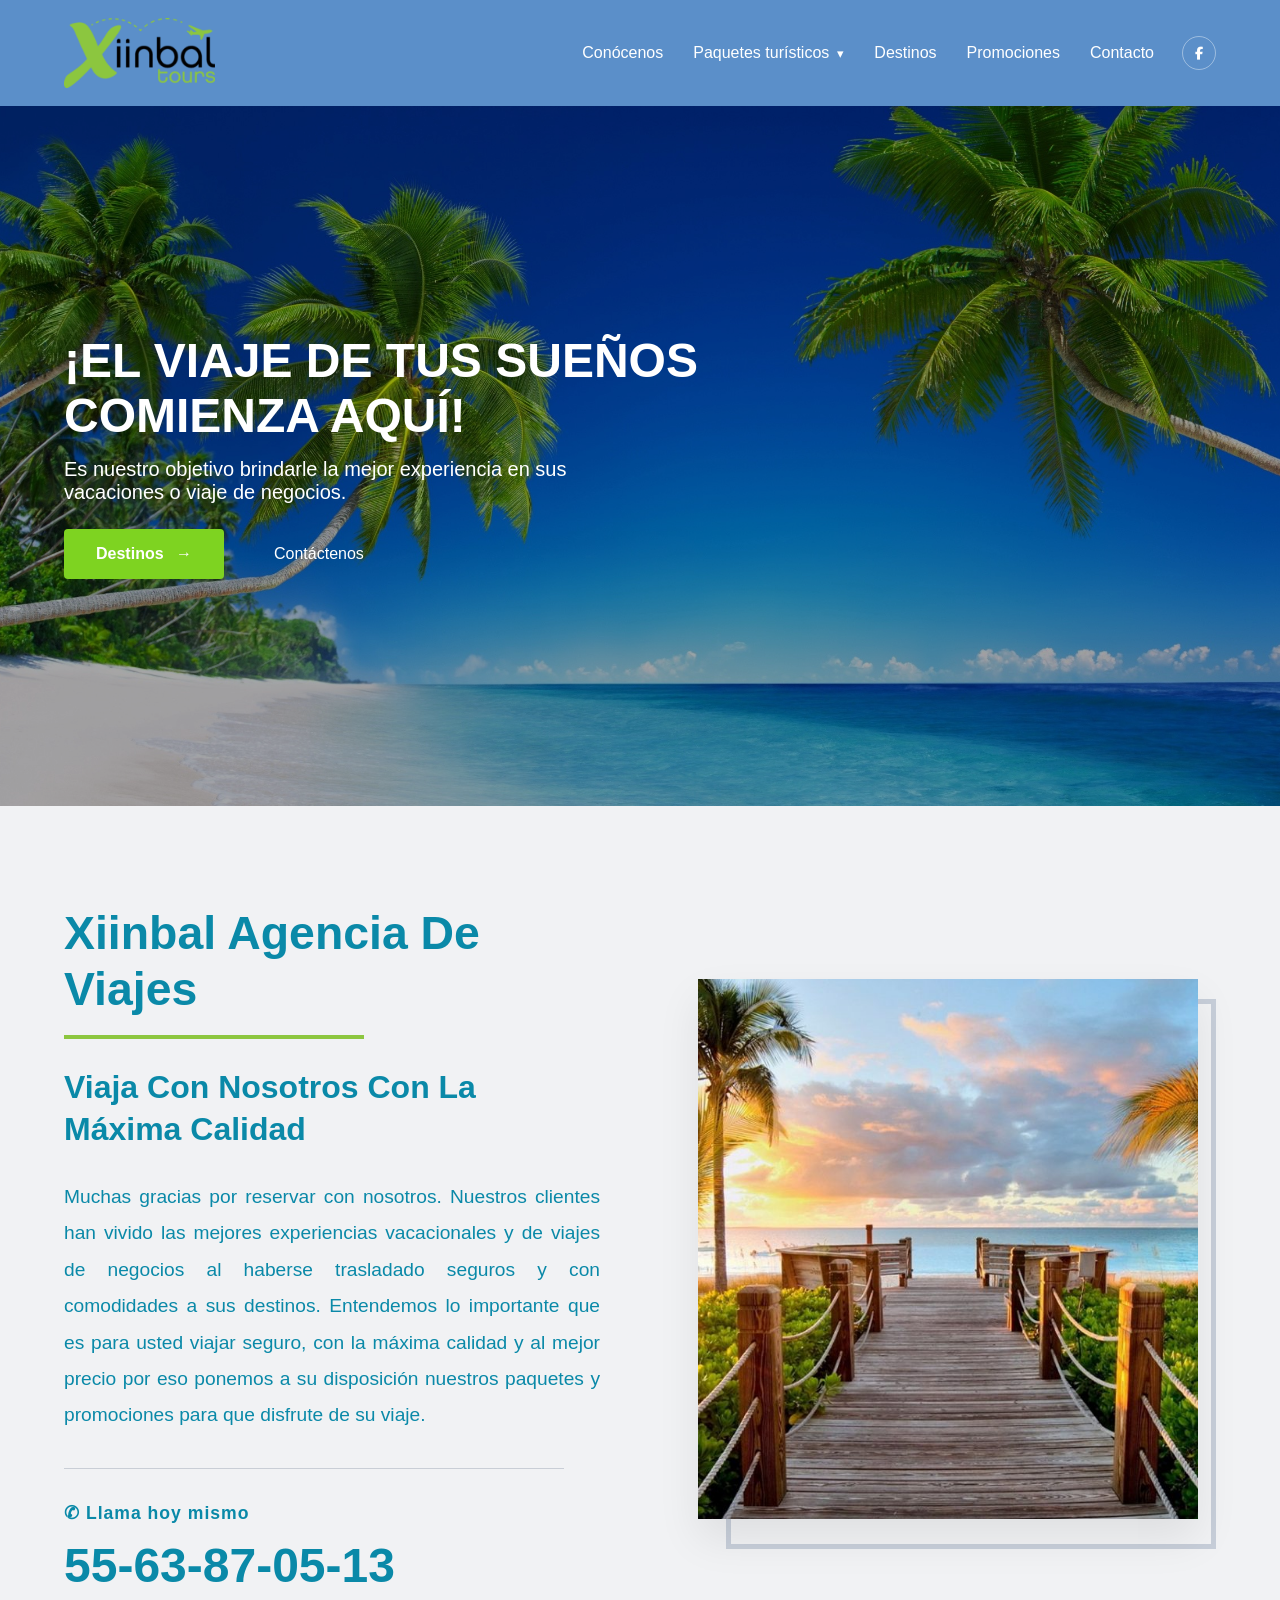
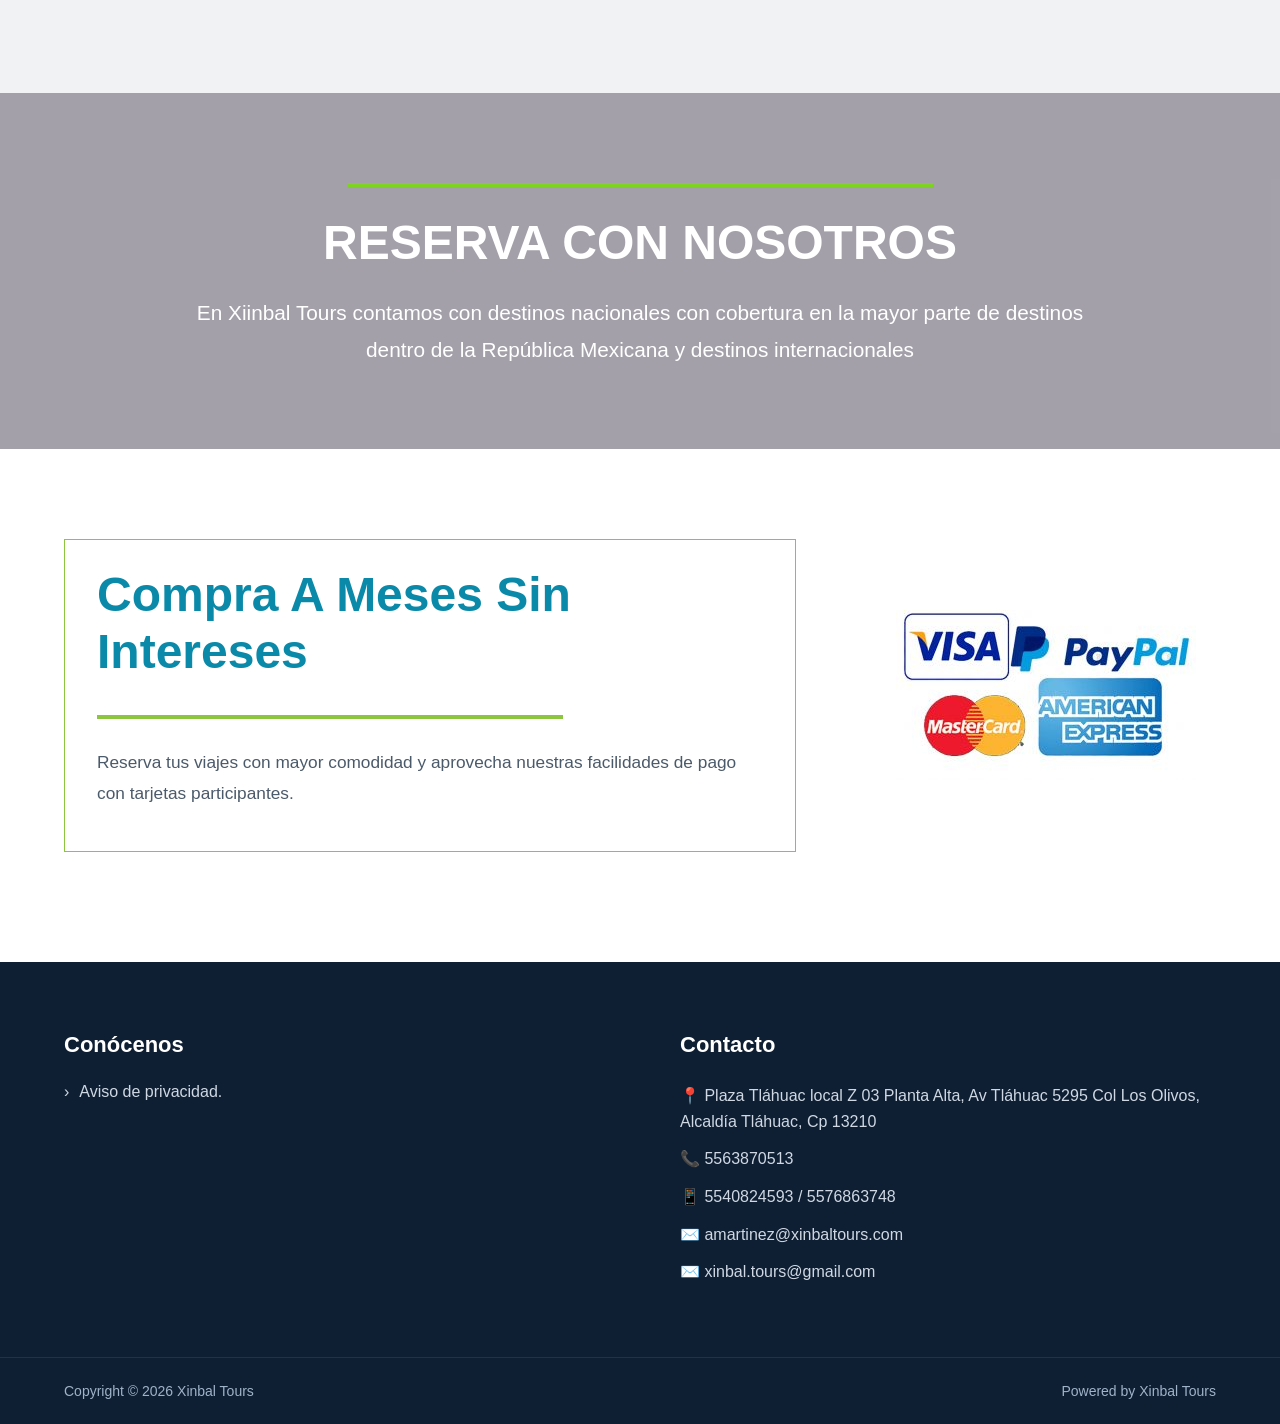
<file: index.html>
<!DOCTYPE html>
<html lang="es">

<head>
    <meta charset="UTF-8" />
    <meta name="viewport" content="width=device-width, initial-scale=1.0" />
    <title>Xiinbal Tours</title>
    <link rel="stylesheet" href="css/styles.css" />
</head>

<body>

    <!-- ENCABEZADO -->
    <div id="header"></div>

    <!-- PORTADA / HERO -->
    <section class="hero" style="background-image: url('assets/img/fondo.jpg');">
        <div class="hero-overlay">
            <div class="container hero-content">
                <h1>
                    ¡EL VIAJE DE TUS SUEÑOS COMIENZA AQUÍ!</h1>
                <p>Es nuestro objetivo brindarle la mejor experiencia en sus vacaciones o viaje de negocios.

                </p>
                <div class="hero-buttons">
                    <a href="views/destinos.html" class="btn btn-primary">
                        Destinos <span class="arrow">→</span>
                    </a>

                    <a href="views/contacto.html" class="btn btn-secondary">
                        Contáctenos
                    </a>
                </div>
            </div>
        </div>
    </section>

    <section class="about-section" id="conocenos">
        <div class="container about-container">

            <div class="about-text">
                <h2>Xiinbal Agencia De Viajes</h2>
                <div class="about-line"></div>

                <h3>Viaja Con Nosotros Con La Máxima Calidad</h3>

                <p style="text-align: justify;">
                    Muchas gracias por reservar con nosotros. Nuestros clientes han vivido las mejores
                    experiencias vacacionales y de viajes de negocios al haberse trasladado seguros
                    y con comodidades a sus destinos. Entendemos lo importante que es para usted
                    viajar seguro, con la máxima calidad y al mejor precio por eso ponemos a su
                    disposición nuestros paquetes y promociones para que disfrute de su viaje.
                </p>

                <div class="about-divider"></div>

                <div class="about-contact">
                    <span class="about-contact-label">✆ Llama hoy mismo</span>
                    <a href="tel:5563870513" class="about-phone">55-63-87-05-13</a>
                </div>
            </div>

            <div class="about-image-wrapper">
                <div class="about-image-frame"></div>
                <img src="assets/img/playa.jpg" alt="Destino Xinbal Tours" class="about-image">
            </div>

        </div>
    </section>

    <section class="reservation-banner" style="background-image: url('assets/img/horizonte.jpg');">
        <div class="reservation-banner-overlay">
            <div class="container reservation-banner-content">
                <div class="reservation-line"></div>
                <h2>RESERVA CON NOSOTROS</h2>
                <p>
                    En Xiinbal Tours contamos con destinos nacionales con cobertura en la mayor parte de
                    destinos dentro de la República Mexicana y destinos internacionales
                </p>
            </div>
        </div>
    </section>

    <section class="payment-section">
        <div class="container payment-container">

            <div class="payment-info">
                <h2>Compra A Meses Sin Intereses</h2>
                <div class="payment-line"></div>

                <p>
                    Reserva tus viajes con mayor comodidad y aprovecha nuestras facilidades de pago
                    con tarjetas participantes.
                </p>
            </div>

            <div class="payment-methods">
                <img src="assets/img/pagos.jpg" alt="Métodos de pago Xinbal Tours">
            </div>

        </div>
    </section>

    <div id="footer"></div>

    <script src="js/partials.js"></script>
    <script src="js/menu.js"></script>
    <script src="js/main.js"></script>
</body>

</html>
</file>
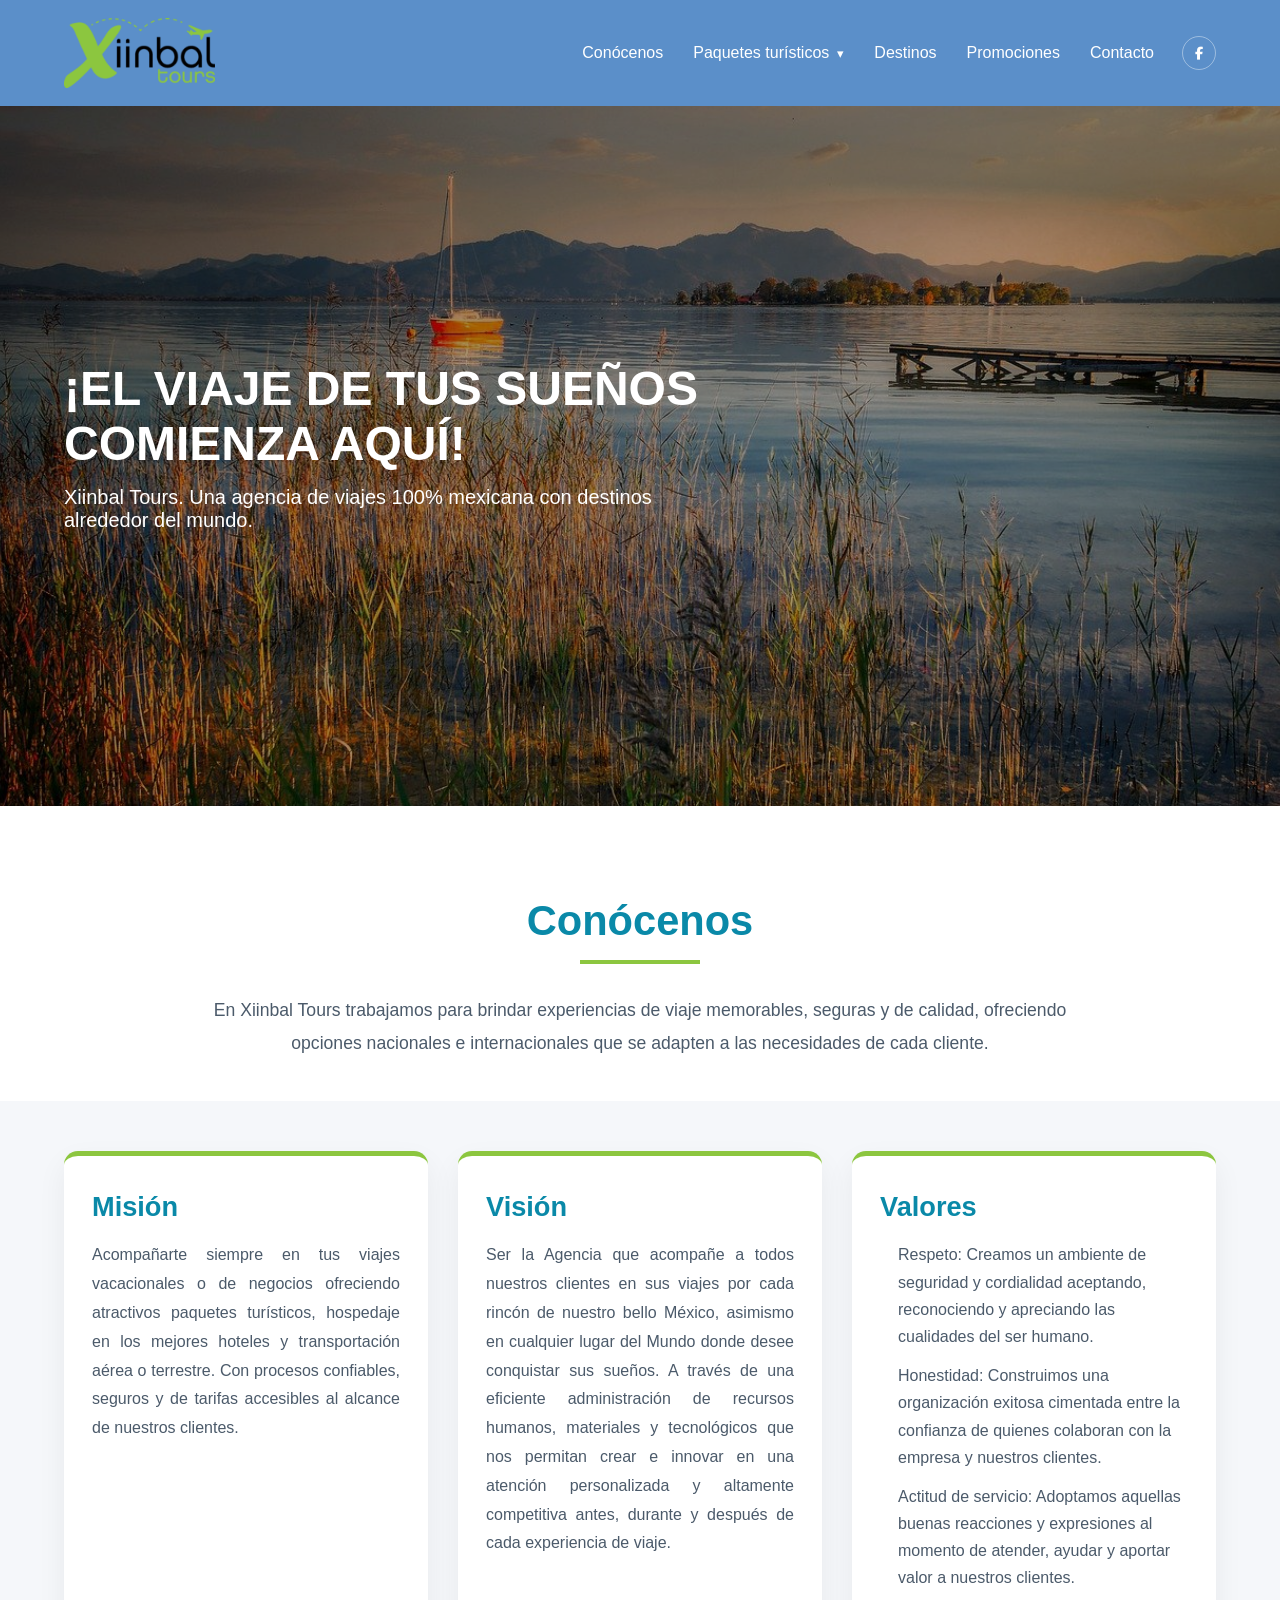
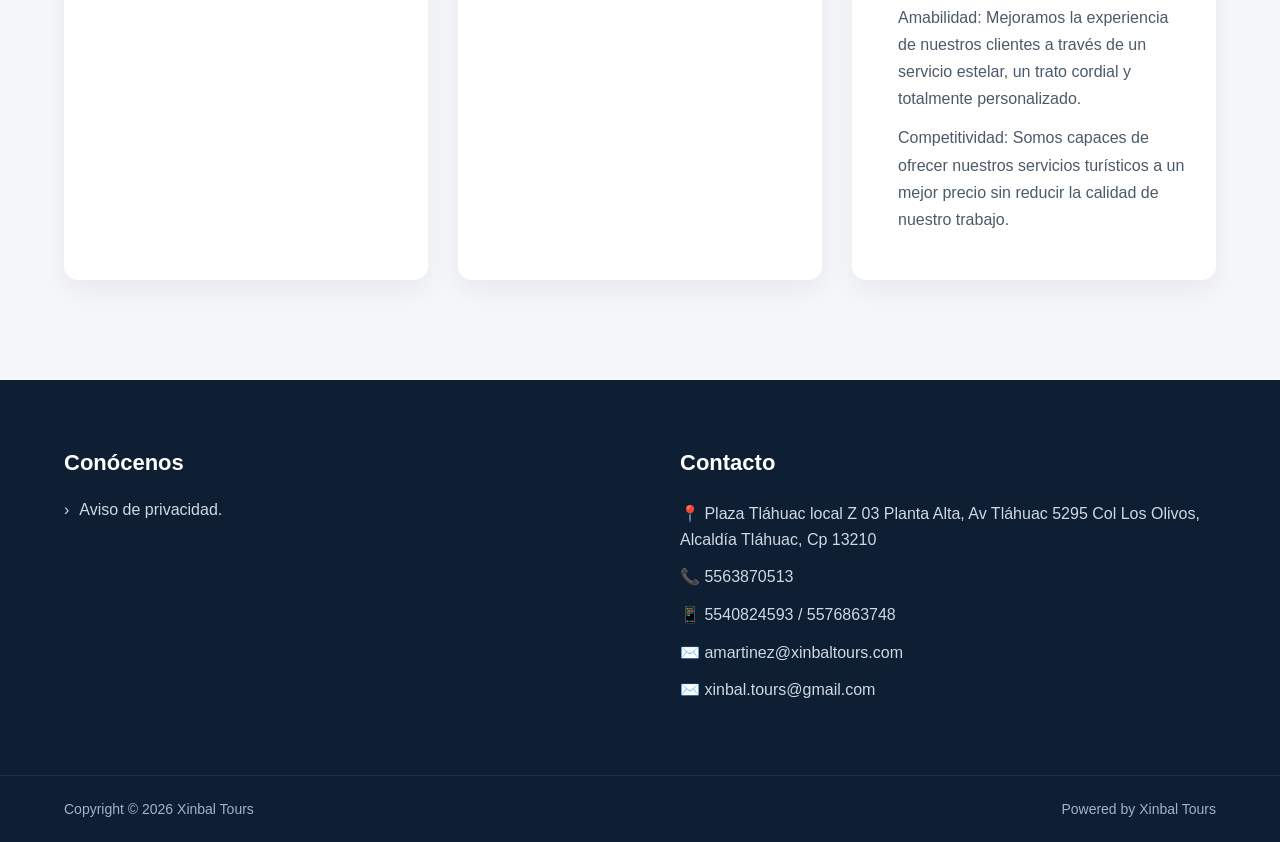
<file: views/conocenos.html>
<!DOCTYPE html>
<html lang="es">

<head>
    <meta charset="UTF-8" />
    <meta name="viewport" content="width=device-width, initial-scale=1.0" />
    <title>Conócenos | Xiinbal Tours</title>
    <link rel="stylesheet" href="../css/styles.css" />
</head>

<body>

    <div id="header"></div>

    <!-- PORTADA / HERO -->
    <section class="hero" style="background-image:url('../assets/img/lago.jpg')">
        <div class="hero-overlay">
            <div class="container hero-content">
                <h1>
                    ¡EL VIAJE DE TUS SUEÑOS COMIENZA AQUÍ!</h1>
                <p>Xiinbal Tours. Una agencia de viajes 100% mexicana con destinos alrededor del mundo.
                </p>

            </div>
        </div>
    </section>

    <section class="about-section company-intro">
        <div class="container">
            <div class="section-heading">
                <h2>Conócenos</h2>
                <div class="section-line"></div>
            </div>

            <p class="company-intro-text">
                En Xiinbal Tours trabajamos para brindar experiencias de viaje memorables,
                seguras y de calidad, ofreciendo opciones nacionales e internacionales
                que se adapten a las necesidades de cada cliente.
            </p>
        </div>
    </section>

    <section class="identity-section">
        <div class="container identity-grid">

            <article class="identity-card">
                <h3>Misión</h3>
                <p>
                    Acompañarte siempre en tus viajes vacacionales o de negocios ofreciendo atractivos paquetes
                    turísticos, hospedaje en los mejores hoteles y transportación aérea o terrestre. Con procesos
                    confiables, seguros y de tarifas accesibles al alcance de nuestros clientes.
                </p>
            </article>

            <article class="identity-card">
                <h3>Visión</h3>
                <p>
                    Ser la Agencia que acompañe a todos nuestros clientes en sus viajes por cada rincón de nuestro bello
                    México, asimismo en cualquier lugar del Mundo donde desee conquistar sus sueños. A través de una
                    eficiente administración de recursos humanos, materiales y tecnológicos que nos permitan crear e
                    innovar en una atención personalizada y altamente competitiva antes, durante y después de cada
                    experiencia de viaje.
                </p>
            </article>

            <article class="identity-card">
                <h3>Valores</h3>
                <ul class="values-list">
                    <li>Respeto: Creamos un ambiente de seguridad y cordialidad aceptando, reconociendo y apreciando las
                        cualidades del ser humano.</li>
                    <li>Honestidad: Construimos una organización exitosa cimentada entre la confianza de quienes
                        colaboran con la empresa y nuestros clientes.</li>
                    <li>Actitud de servicio: Adoptamos aquellas buenas reacciones y expresiones al momento de atender,
                        ayudar y aportar valor a nuestros clientes.</li>
                    <li>Amabilidad: Mejoramos la experiencia de nuestros clientes a través de un servicio estelar, un
                        trato cordial y totalmente personalizado.</li>
                    <li>Competitividad: Somos capaces de ofrecer nuestros servicios turísticos a un mejor precio sin
                        reducir la calidad de nuestro trabajo.</li>
                </ul>
            </article>

        </div>
    </section>

    <div id="footer"></div>

    <script src="../js/partials.js"></script>
    <script src="../js/main.js"></script>
    <script src="../js/menu.js"></script>
</body>

</html>
</file>
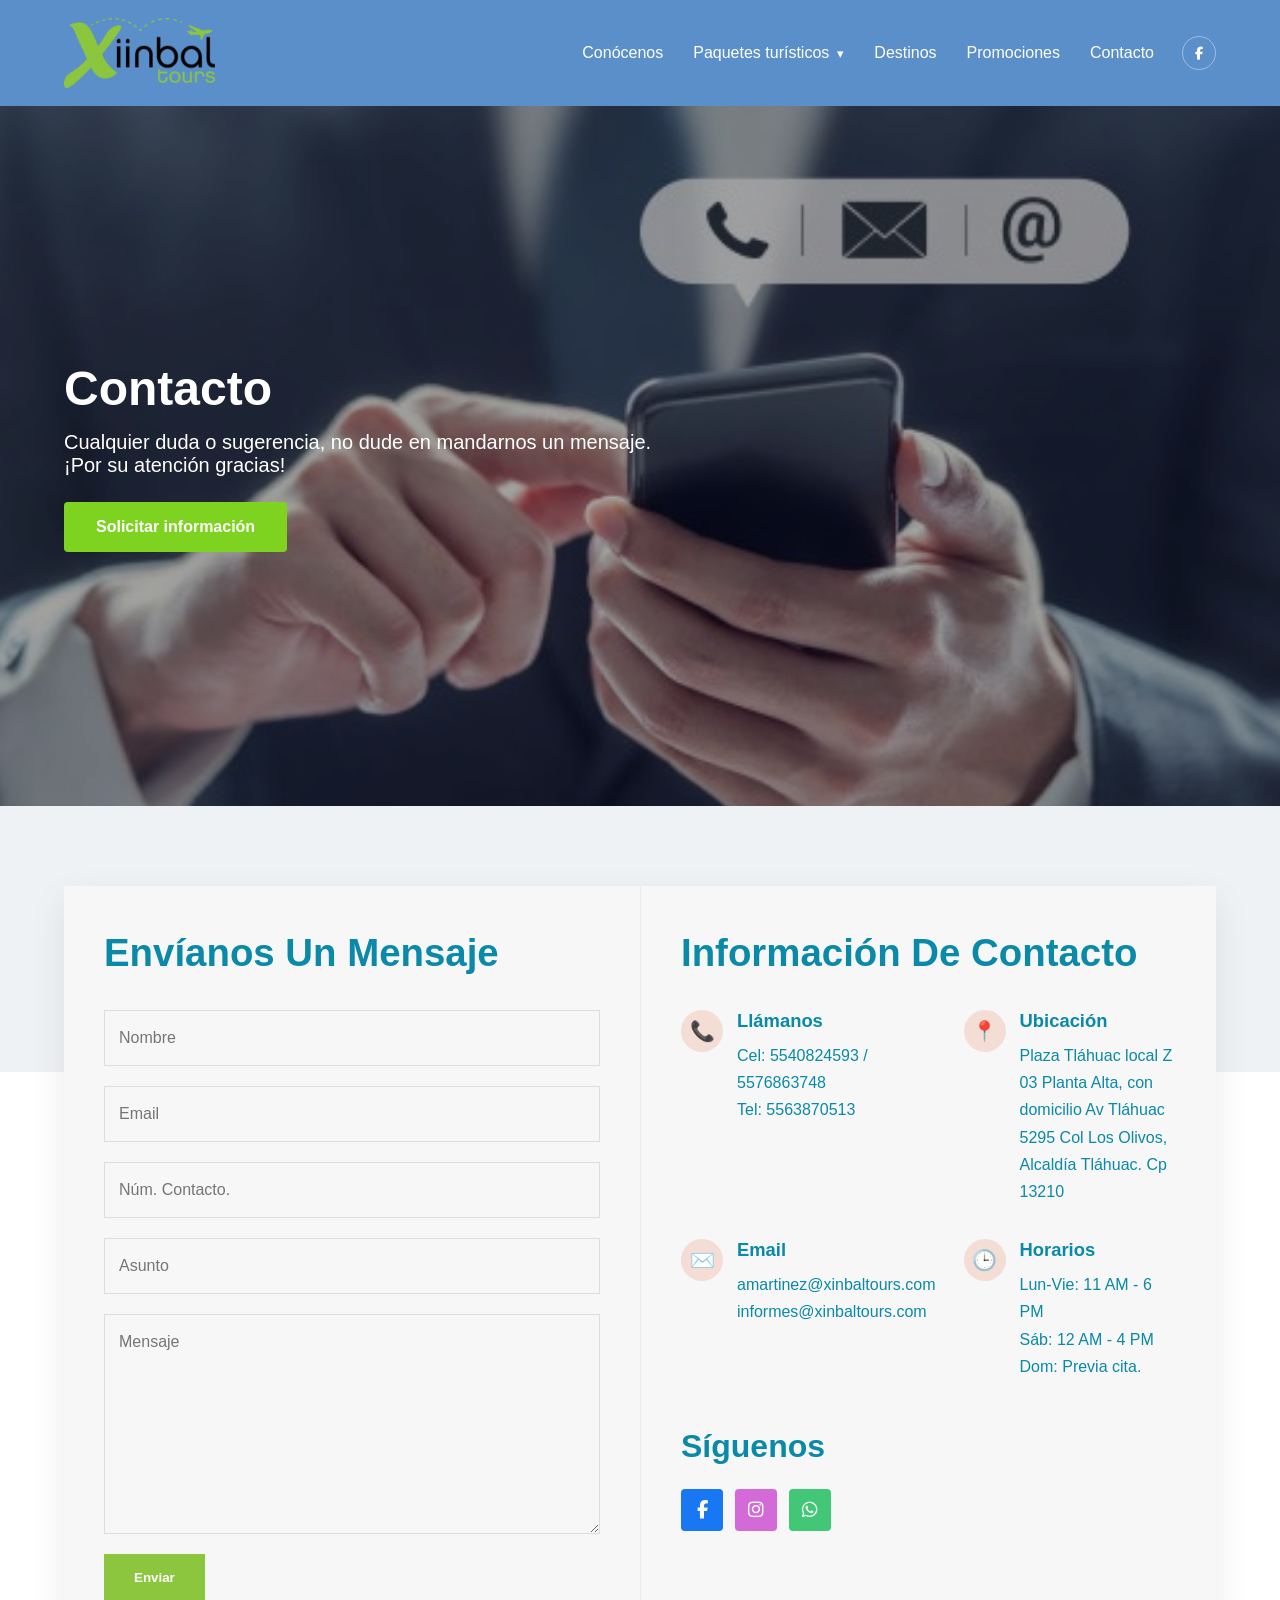
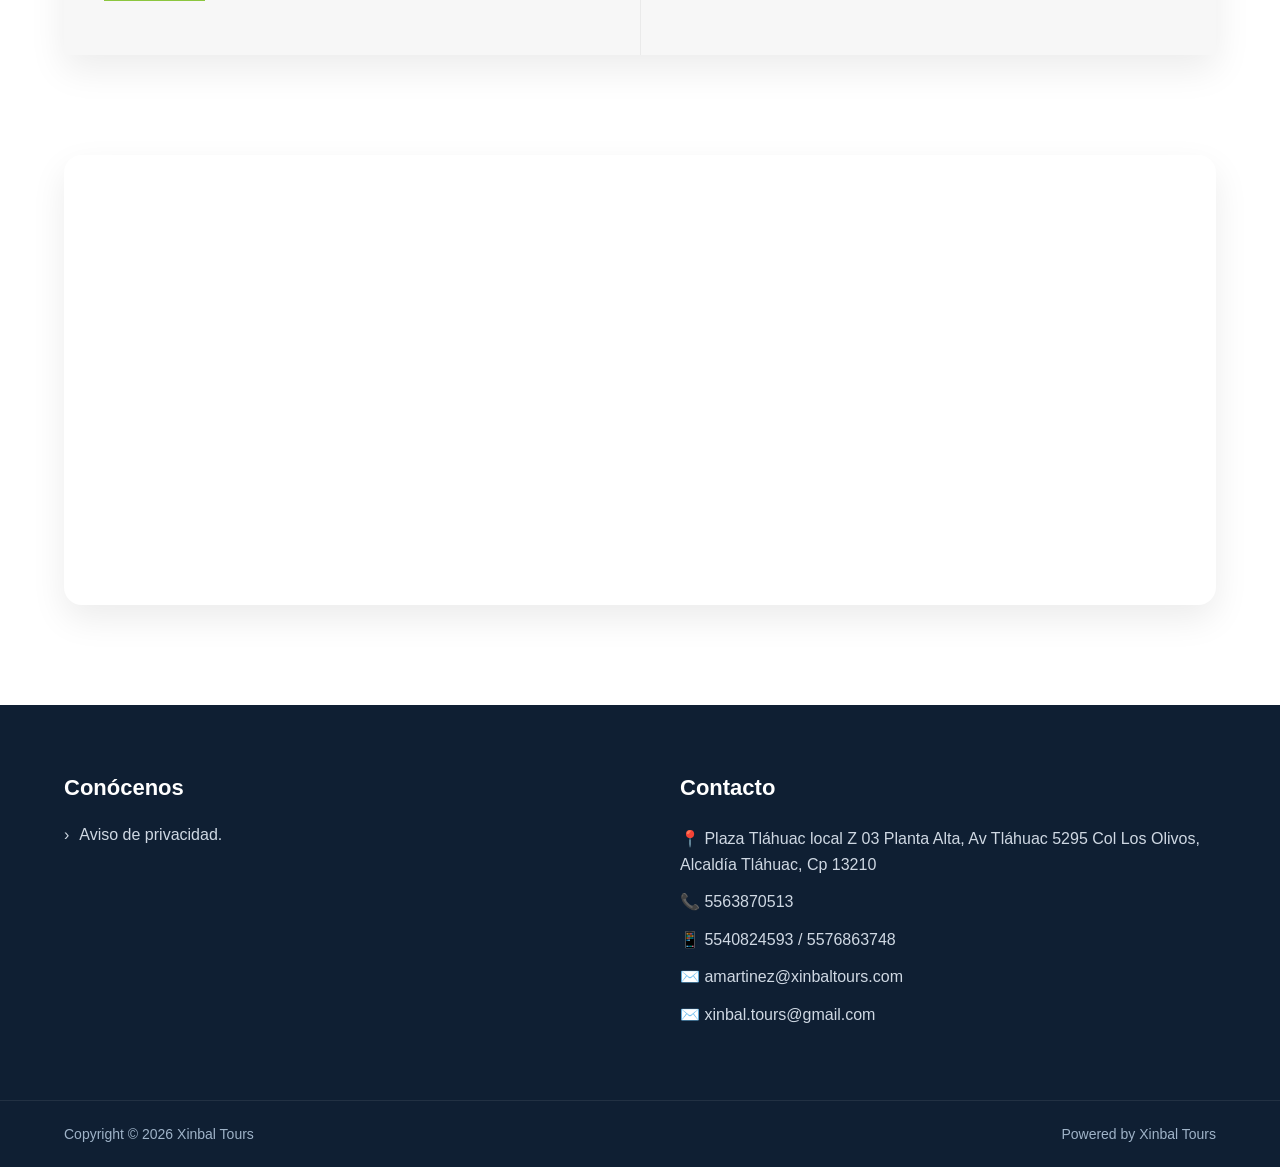
<file: views/contacto.html>
<!DOCTYPE html>
<html lang="es">

<head>
    <meta charset="UTF-8" />
    <meta name="viewport" content="width=device-width, initial-scale=1.0" />
    <title>Contacto | Xiinbal Tours</title>
    <link rel="stylesheet" href="../css/styles.css" />
</head>

<body>

    <div id="header"></div>

    <main>
        <section class="hero" style="background-image: url('../assets/img/contact.jpg');">
            <div class="hero-overlay">
                <div class="container hero-content">
                    <h1>Contacto</h1>
                    <p>Cualquier duda o sugerencia, no dude en mandarnos un mensaje.

                        ¡Por su atención gracias!</p>

                    <div class="hero-buttons">
                        <a href="#contact-section" class="btn btn-primary">
                            Solicitar información
                        </a>
                    </div>
                </div>
            </div>
        </section>

        <section class="contact-section" id="contact-section">
            <div class="container contact-wrapper">

                <div class="contact-form-card">
                    <h2>Envíanos Un Mensaje</h2>

                    <form class="contact-form">
                        <input type="text" placeholder="Nombre" />
                        <input type="email" placeholder="Email" />
                        <input type="text" placeholder="Núm. Contacto." />
                        <input type="text" placeholder="Asunto" />
                        <textarea placeholder="Mensaje"></textarea>

                        <button type="submit" class="contact-submit-btn">Enviar</button>
                    </form>
                </div>

                <div class="contact-info-card">
                    <h2>Información De Contacto</h2>

                    <div class="contact-info-grid">

                        <div class="contact-info-item">
                            <div class="contact-icon">📞</div>
                            <div>
                                <h3>Llámanos</h3>
                                <p>Cel: 5540824593 / 5576863748</p>
                                <p>Tel: 5563870513</p>
                            </div>
                        </div>

                        <div class="contact-info-item">
                            <div class="contact-icon">📍</div>
                            <div>
                                <h3>Ubicación</h3>
                                <p>
                                    Plaza Tláhuac local Z 03 Planta Alta,
                                    con domicilio Av Tláhuac 5295 Col Los Olivos,
                                    Alcaldía Tláhuac. Cp 13210
                                </p>
                            </div>
                        </div>

                        <div class="contact-info-item">
                            <div class="contact-icon">✉️</div>
                            <div>
                                <h3>Email</h3>
                                <p>amartinez@xinbaltours.com</p>
                                <p>informes@xinbaltours.com</p>
                            </div>
                        </div>

                        <div class="contact-info-item">
                            <div class="contact-icon">🕒</div>
                            <div>
                                <h3>Horarios</h3>
                                <p>Lun-Vie: 11 AM - 6 PM</p>
                                <p>Sáb: 12 AM - 4 PM</p>
                                <p>Dom: Previa cita.</p>
                            </div>
                        </div>

                    </div>

                    <div class="contact-social">
                        <h3>Síguenos</h3>

                        <div class="contact-social-links">
                            <a href="https://www.facebook.com/XiinbalTours/" target="_blank" class="social-box facebook" aria-label="Facebook">
                                <i class="fa-brands fa-facebook-f"></i>
                            </a>
                            <a href="https://www.instagram.com/viajesxiinbaltours/" target="_blank" class="social-box instagram" aria-label="Instagram">
                                <i class="fa-brands fa-instagram"></i>
                            </a>
                            <a href="#" target="_blank" class="social-box whatsapp" aria-label="WhatsApp">
                                <i class="fa-brands fa-whatsapp"></i>
                            </a>
                        </div>
                    </div>
                </div>

            </div>
        </section>

        <section class="contact-map-section">
            <div class="container">
               
                <div class="contact-map-wrapper">
                    <iframe
                        src="https://www.google.com/maps/embed?pb=!1m18!1m12!1m3!1d3765.4883977969694!2d-99.0618224!3d19.304602!2m3!1f0!2f0!3f0!3m2!1i1024!2i768!4f13.1!3m3!1m2!1s0x85ce032e426666ed%3A0x1b8ee89750566374!2sPlaza%20Tl%C3%A1huac!5e0!3m2!1ses-419!2smx!4v1773719760240!5m2!1ses-419!2smx"
                        allowfullscreen="" loading="lazy" referrerpolicy="no-referrer-when-downgrade">
                    </iframe>
                </div>
            </div>
        </section>

    </main>

    <div id="footer"></div>

    <script src="../js/partials.js"></script>
    <script src="../js/main.js"></script>
    <script src="../js/menu.js"></script>
</body>

</html>
</file>
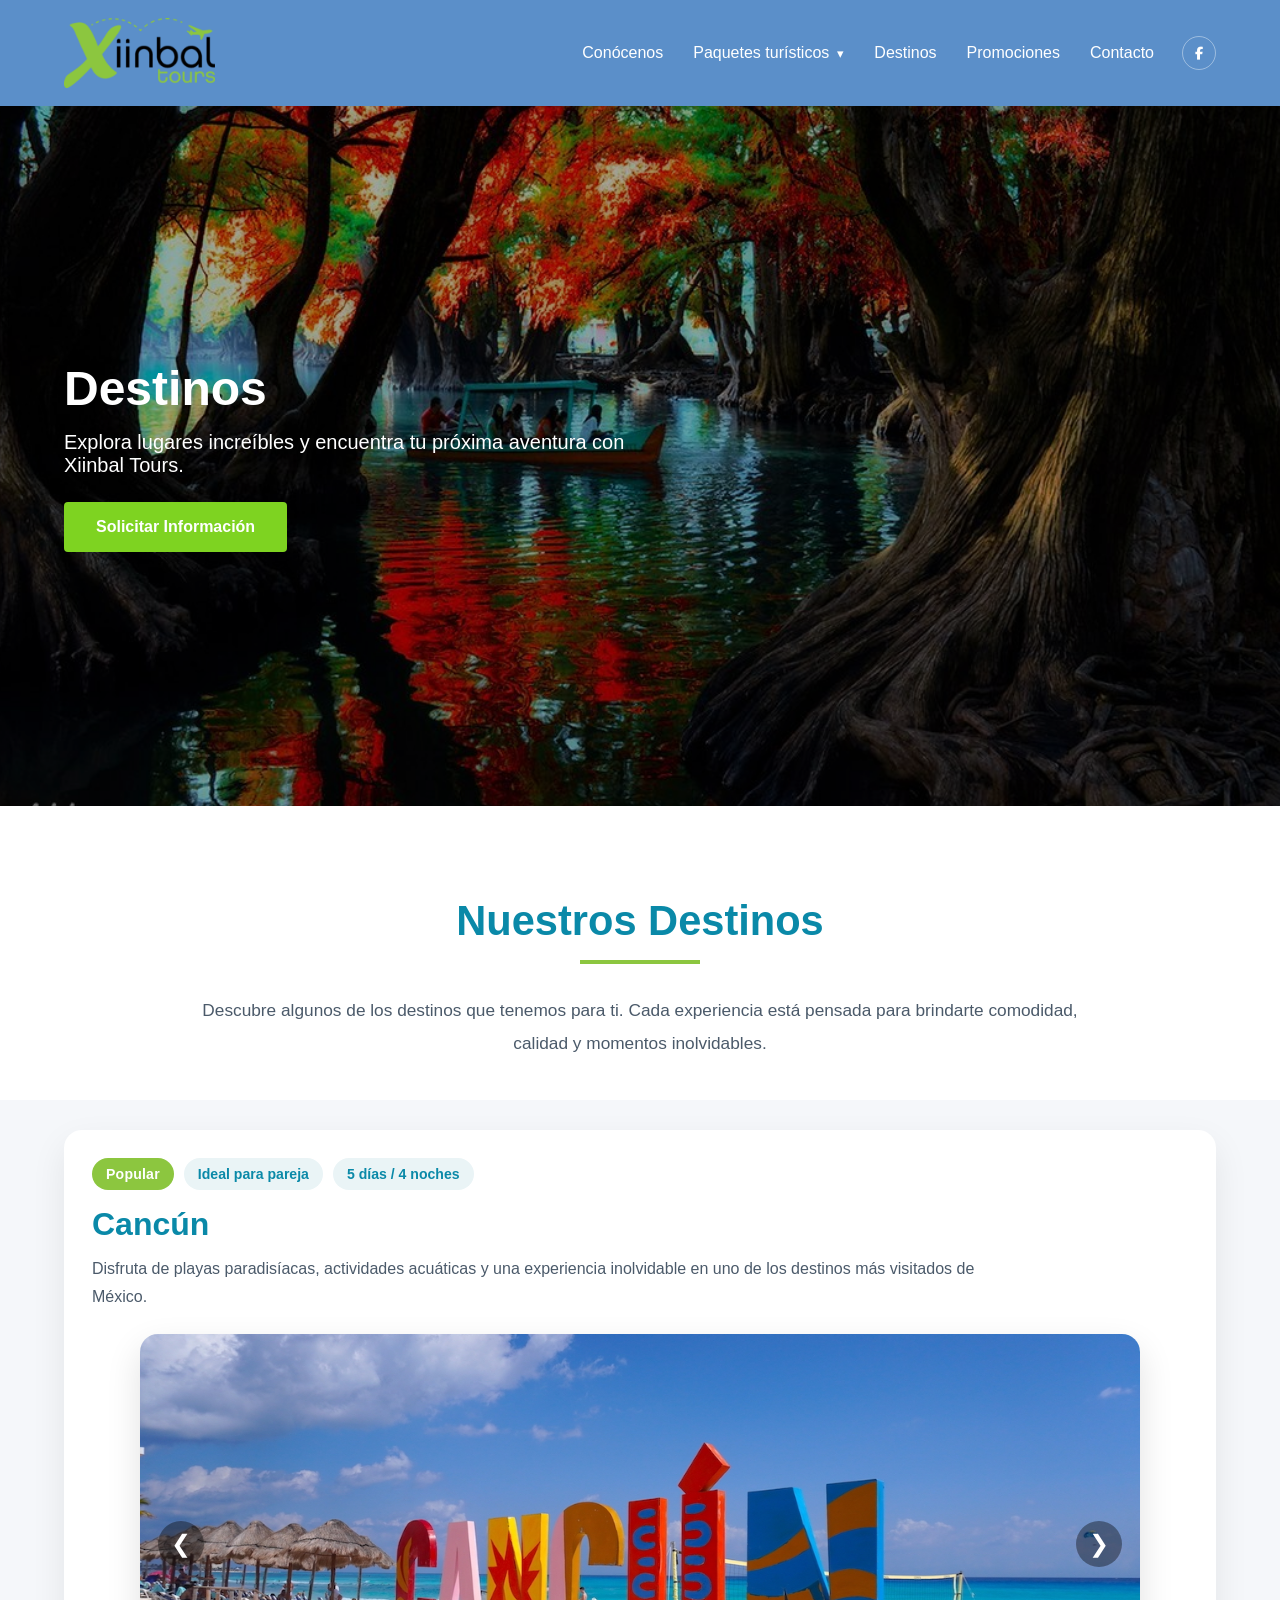
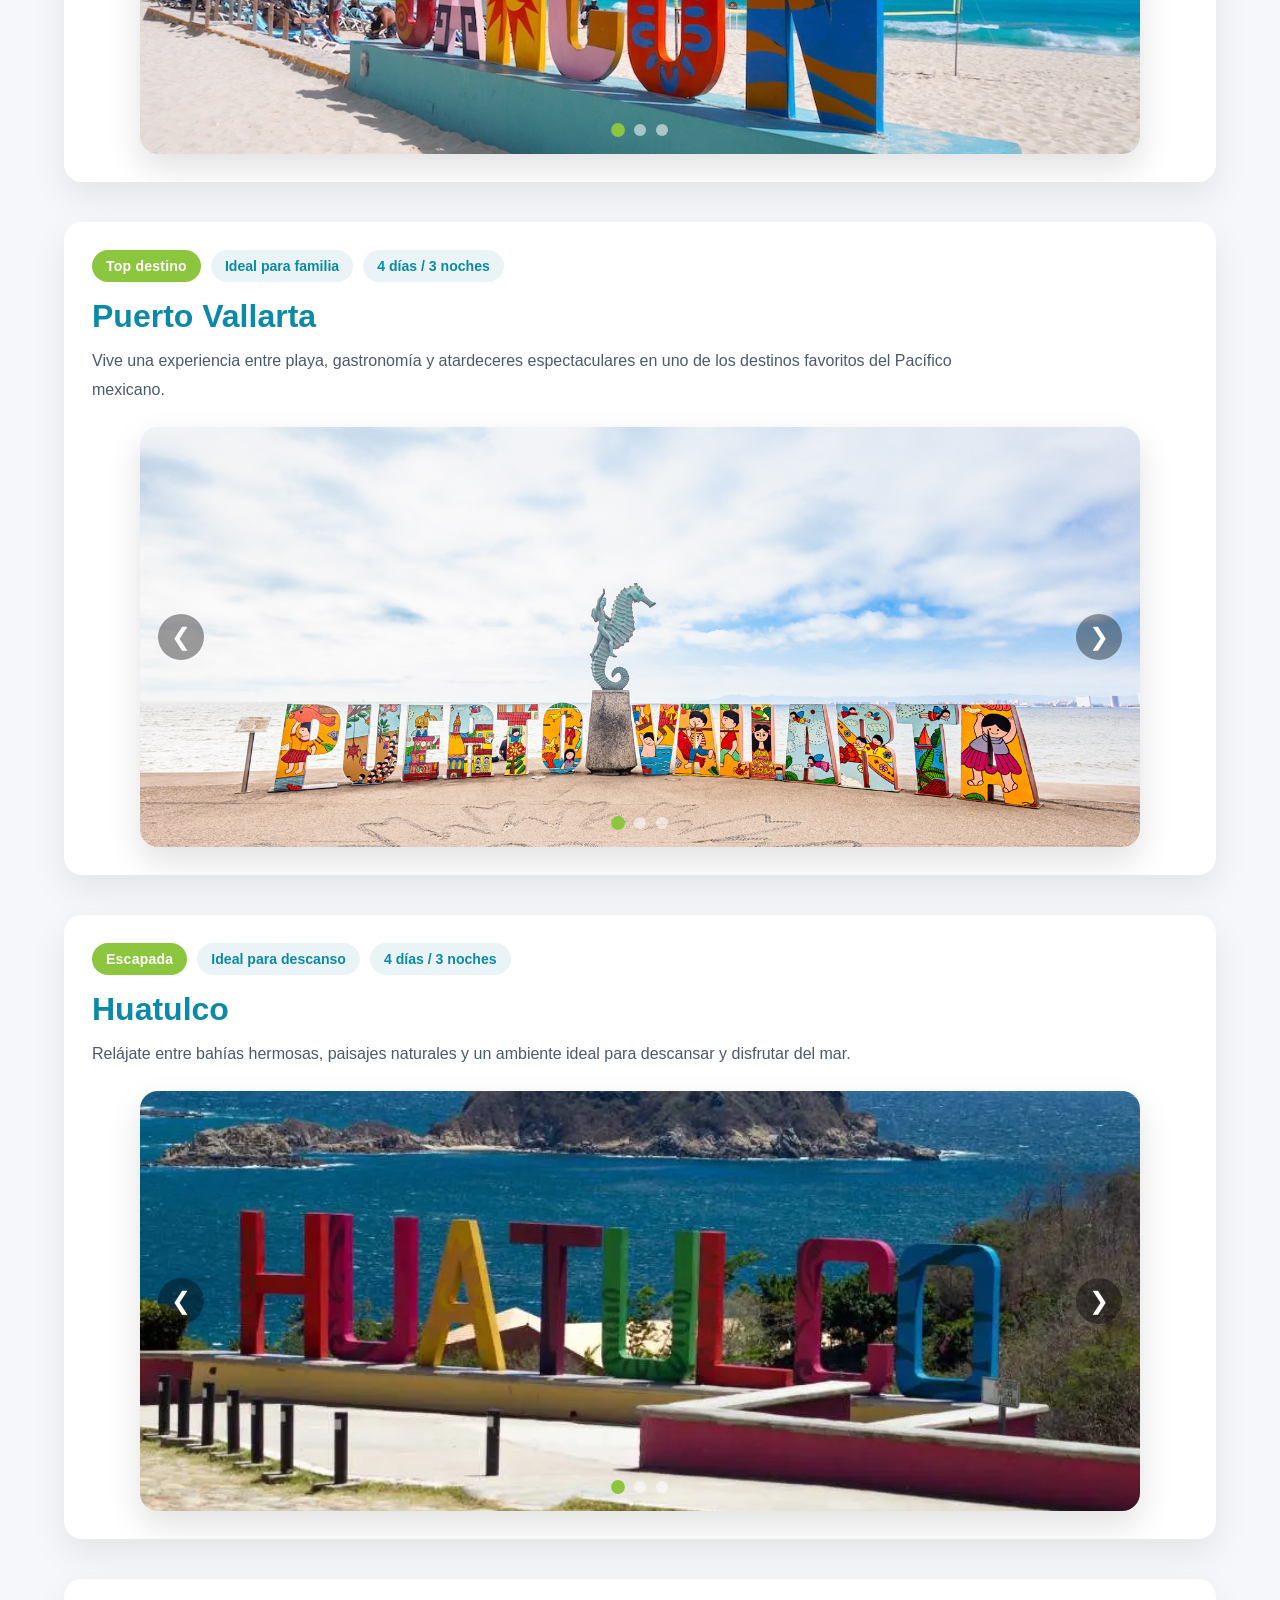
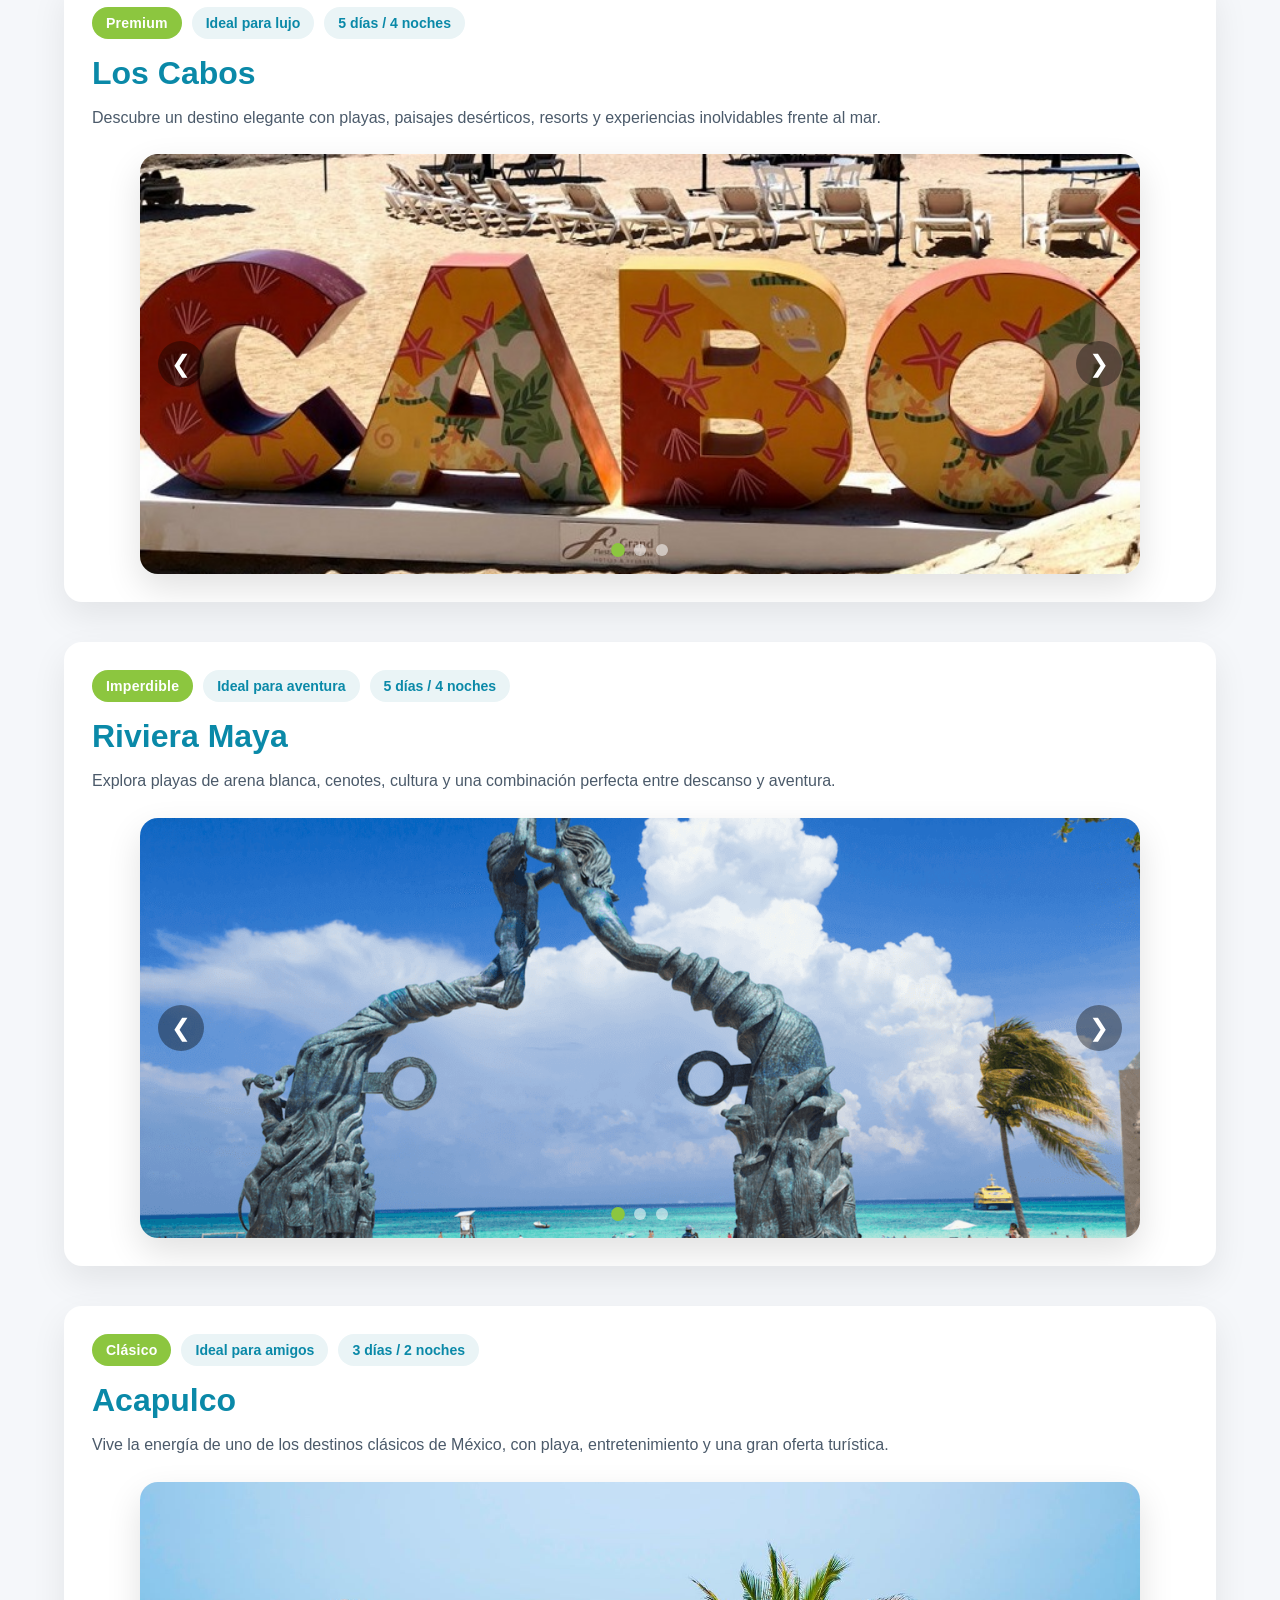
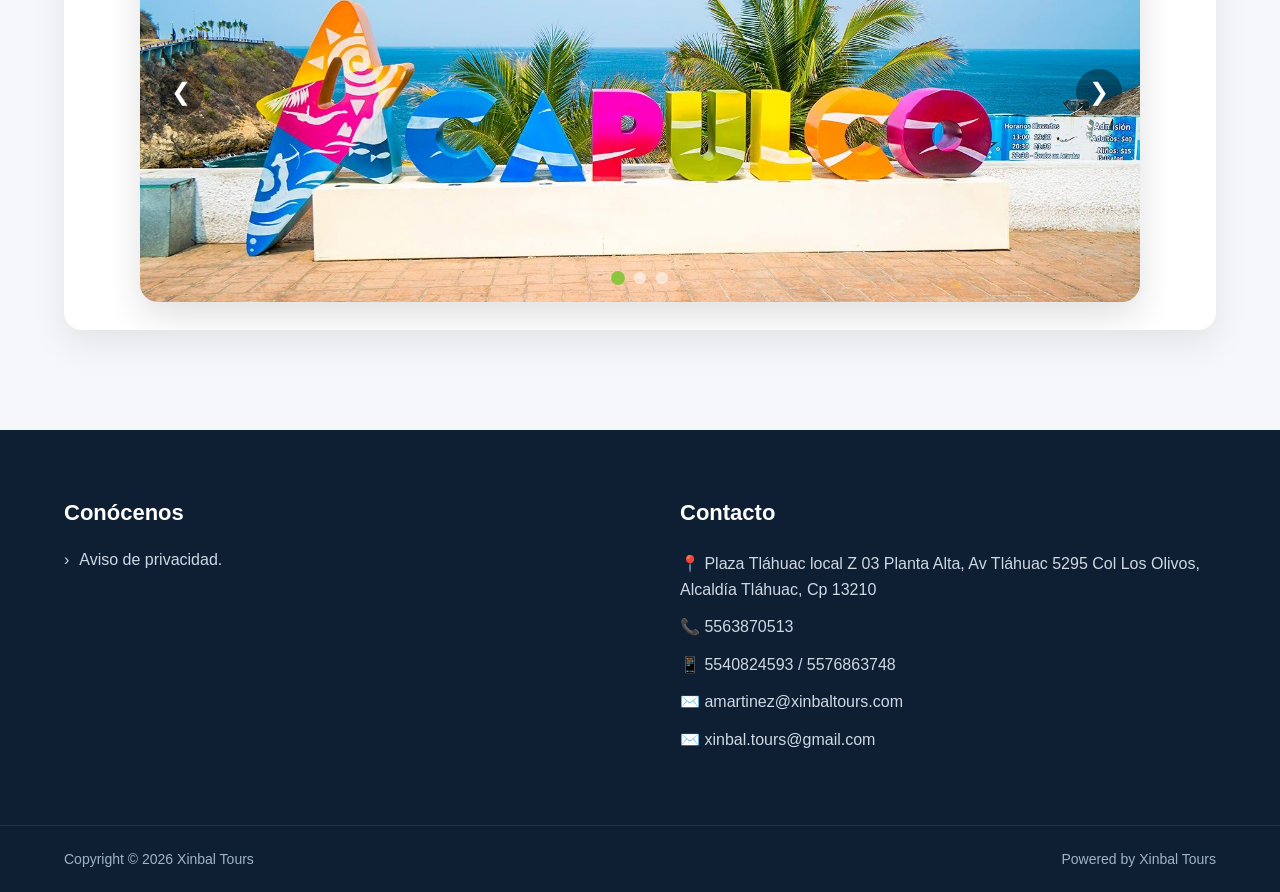
<file: views/destinos.html>
<!DOCTYPE html>
<html lang="es">

<head>
    <meta charset="UTF-8" />
    <meta name="viewport" content="width=device-width, initial-scale=1.0" />
    <title>Destinos | Xiinbal Tours</title>
    <link rel="stylesheet" href="../css/styles.css" />
</head>

<body>

    <div id="header"></div>

    <main>
        <section class="hero" style="background-image: url('../assets/img/destinos.jpg');">
            <div class="hero-overlay">
                <div class="container hero-content">
                    <h1>Destinos</h1>
                    <p>Explora lugares increíbles y encuentra tu próxima aventura con Xiinbal Tours.</p>

                    <div class="hero-buttons">
                        <a href="../views/destinos.html" class="btn btn-primary">
                            Solicitar Información
                        </a>
                    </div>
                </div>
            </div>
        </section>

        <section class="destinations-intro">
            <div class="container">
                <div class="section-heading">
                    <h2>Nuestros Destinos</h2>
                    <div class="section-line"></div>
                </div>

                <p class="destinations-intro-text">
                    Descubre algunos de los destinos que tenemos para ti. Cada experiencia está pensada
                    para brindarte comodidad, calidad y momentos inolvidables.
                </p>
            </div>
        </section>

        <section class="destinations-section">
            <div class="container destinations-list">

                <article class="destination-card">
                    <div class="destination-info">
                        <div class="destination-meta">
                            <span class="destination-badge">Popular</span>
                            <span class="destination-tag">Ideal para pareja</span>
                            <span class="destination-tag">5 días / 4 noches</span>
                        </div>

                        <h3>Cancún</h3>

                        <p>
                            Disfruta de playas paradisíacas, actividades acuáticas y una
                            experiencia inolvidable en uno de los destinos más visitados de México.
                        </p>
                    </div>

                    <div class="promo-slider">
                        <div class="promo-slides">
                            <div class="promo-slide active">
                                <img src="../assets/img/destinos/cancun1.jpg" alt="Cancún 1">
                            </div>
                            <div class="promo-slide">
                                <img src="../assets/img/destinos/cancun2.webp" alt="Cancún 2">
                            </div>
                            <div class="promo-slide">
                                <img src="../assets/img/destinos/cancun3.jpg" alt="Cancún 3">
                            </div>
                        </div>

                        <button class="promo-slider-btn prev" type="button">&#10094;</button>
                        <button class="promo-slider-btn next" type="button">&#10095;</button>
                        <div class="promo-dots"></div>
                    </div>
                </article>

                <article class="destination-card">
                    <div class="destination-info">
                        <div class="destination-meta">
                            <span class="destination-badge">Top destino</span>
                            <span class="destination-tag">Ideal para familia</span>
                            <span class="destination-tag">4 días / 3 noches</span>
                        </div>

                        <h3>Puerto Vallarta</h3>

                        <p>
                            Vive una experiencia entre playa, gastronomía y atardeceres espectaculares
                            en uno de los destinos favoritos del Pacífico mexicano.
                        </p>
                    </div>

                    <div class="promo-slider">
                        <div class="promo-slides">
                            <div class="promo-slide active">
                                <img src="../assets/img/destinos/puertoV1.jpg" alt="Puerto Vallarta 1">
                            </div>
                            <div class="promo-slide">
                                <img src="../assets/img/destinos/puertoV2.jpg" alt="Puerto Vallarta 2">
                            </div>
                            <div class="promo-slide">
                                <img src="../assets/img/destinos/puertoV3.jpg" alt="Puerto Vallarta 3">
                            </div>
                        </div>

                        <button class="promo-slider-btn prev" type="button">&#10094;</button>
                        <button class="promo-slider-btn next" type="button">&#10095;</button>
                        <div class="promo-dots"></div>
                    </div>
                </article>

                <article class="destination-card">
                    <div class="destination-info">
                        <div class="destination-meta">
                            <span class="destination-badge">Escapada</span>
                            <span class="destination-tag">Ideal para descanso</span>
                            <span class="destination-tag">4 días / 3 noches</span>
                        </div>

                        <h3>Huatulco</h3>

                        <p>
                            Relájate entre bahías hermosas, paisajes naturales y un ambiente ideal
                            para descansar y disfrutar del mar.
                        </p>
                    </div>

                    <div class="promo-slider">
                        <div class="promo-slides">
                            <div class="promo-slide active">
                                <img src="../assets/img/destinos/huatulco1.png" alt="Huatulco 1">
                            </div>
                            <div class="promo-slide">
                                <img src="../assets/img/destinos/huatulco2.png" alt="Huatulco 2">
                            </div>
                            <div class="promo-slide">
                                <img src="../assets/img/destinos/huatulco3.png" alt="Huatulco 3">
                            </div>
                        </div>

                        <button class="promo-slider-btn prev" type="button">&#10094;</button>
                        <button class="promo-slider-btn next" type="button">&#10095;</button>
                        <div class="promo-dots"></div>
                    </div>
                </article>

                <article class="destination-card">
                    <div class="destination-info">
                        <div class="destination-meta">
                            <span class="destination-badge">Premium</span>
                            <span class="destination-tag">Ideal para lujo</span>
                            <span class="destination-tag">5 días / 4 noches</span>
                        </div>

                        <h3>Los Cabos</h3>

                        <p>
                            Descubre un destino elegante con playas, paisajes desérticos,
                            resorts y experiencias inolvidables frente al mar.
                        </p>
                    </div>

                    <div class="promo-slider">
                        <div class="promo-slides">
                            <div class="promo-slide active">
                                <img src="../assets/img/destinos/loscabos1.jpg" alt="Los Cabos 1">
                            </div>
                            <div class="promo-slide">
                                <img src="../assets/img/destinos/loscabos2.png" alt="Los Cabos 2">
                            </div>
                            <div class="promo-slide">
                                <img src="../assets/img/destinos/loscabos3.avif" alt="Los Cabos 3">
                            </div>
                        </div>

                        <button class="promo-slider-btn prev" type="button">&#10094;</button>
                        <button class="promo-slider-btn next" type="button">&#10095;</button>
                        <div class="promo-dots"></div>
                    </div>
                </article>

                <article class="destination-card">
                    <div class="destination-info">
                        <div class="destination-meta">
                            <span class="destination-badge">Imperdible</span>
                            <span class="destination-tag">Ideal para aventura</span>
                            <span class="destination-tag">5 días / 4 noches</span>
                        </div>

                        <h3>Riviera Maya</h3>

                        <p>
                            Explora playas de arena blanca, cenotes, cultura y una combinación
                            perfecta entre descanso y aventura.
                        </p>
                    </div>

                    <div class="promo-slider">
                        <div class="promo-slides">
                            <div class="promo-slide active">
                                <img src="../assets/img/destinos/riveramaya1.png" alt="Riviera Maya 1">
                            </div>
                            <div class="promo-slide">
                                <img src="../assets/img/destinos/riveramaya2.webp" alt="Riviera Maya 2">
                            </div>
                            <div class="promo-slide">
                                <img src="../assets/img/destinos/riveramaya3.webp" alt="Riviera Maya 3">
                            </div>
                        </div>

                        <button class="promo-slider-btn prev" type="button">&#10094;</button>
                        <button class="promo-slider-btn next" type="button">&#10095;</button>
                        <div class="promo-dots"></div>
                    </div>
                </article>

                <article class="destination-card">
                    <div class="destination-info">
                        <div class="destination-meta">
                            <span class="destination-badge">Clásico</span>
                            <span class="destination-tag">Ideal para amigos</span>
                            <span class="destination-tag">3 días / 2 noches</span>
                        </div>

                        <h3>Acapulco</h3>

                        <p>
                            Vive la energía de uno de los destinos clásicos de México, con playa,
                            entretenimiento y una gran oferta turística.
                        </p>
                    </div>

                    <div class="promo-slider">
                        <div class="promo-slides">
                            <div class="promo-slide active">
                                <img src="../assets/img/destinos/acapulco1.jpg" alt="Acapulco 1">
                            </div>
                            <div class="promo-slide">
                                <img src="../assets/img/destinos/acapulco2.jpg" alt="Acapulco 2">
                            </div>
                            <div class="promo-slide">
                                <img src="../assets/img/destinos/acapulco3.jpg" alt="Acapulco 3">
                            </div>
                        </div>

                        <button class="promo-slider-btn prev" type="button">&#10094;</button>
                        <button class="promo-slider-btn next" type="button">&#10095;</button>
                        <div class="promo-dots"></div>
                    </div>
                </article>

            </div>
        </section>
    </main>

    <div id="footer"></div>

    <script src="../js/partials.js"></script>
    <script src="../js/main.js"></script>
    <script src="../js/menu.js"></script>
    <script src="../js/slider.js"></script>
</body>

</html>
</file>
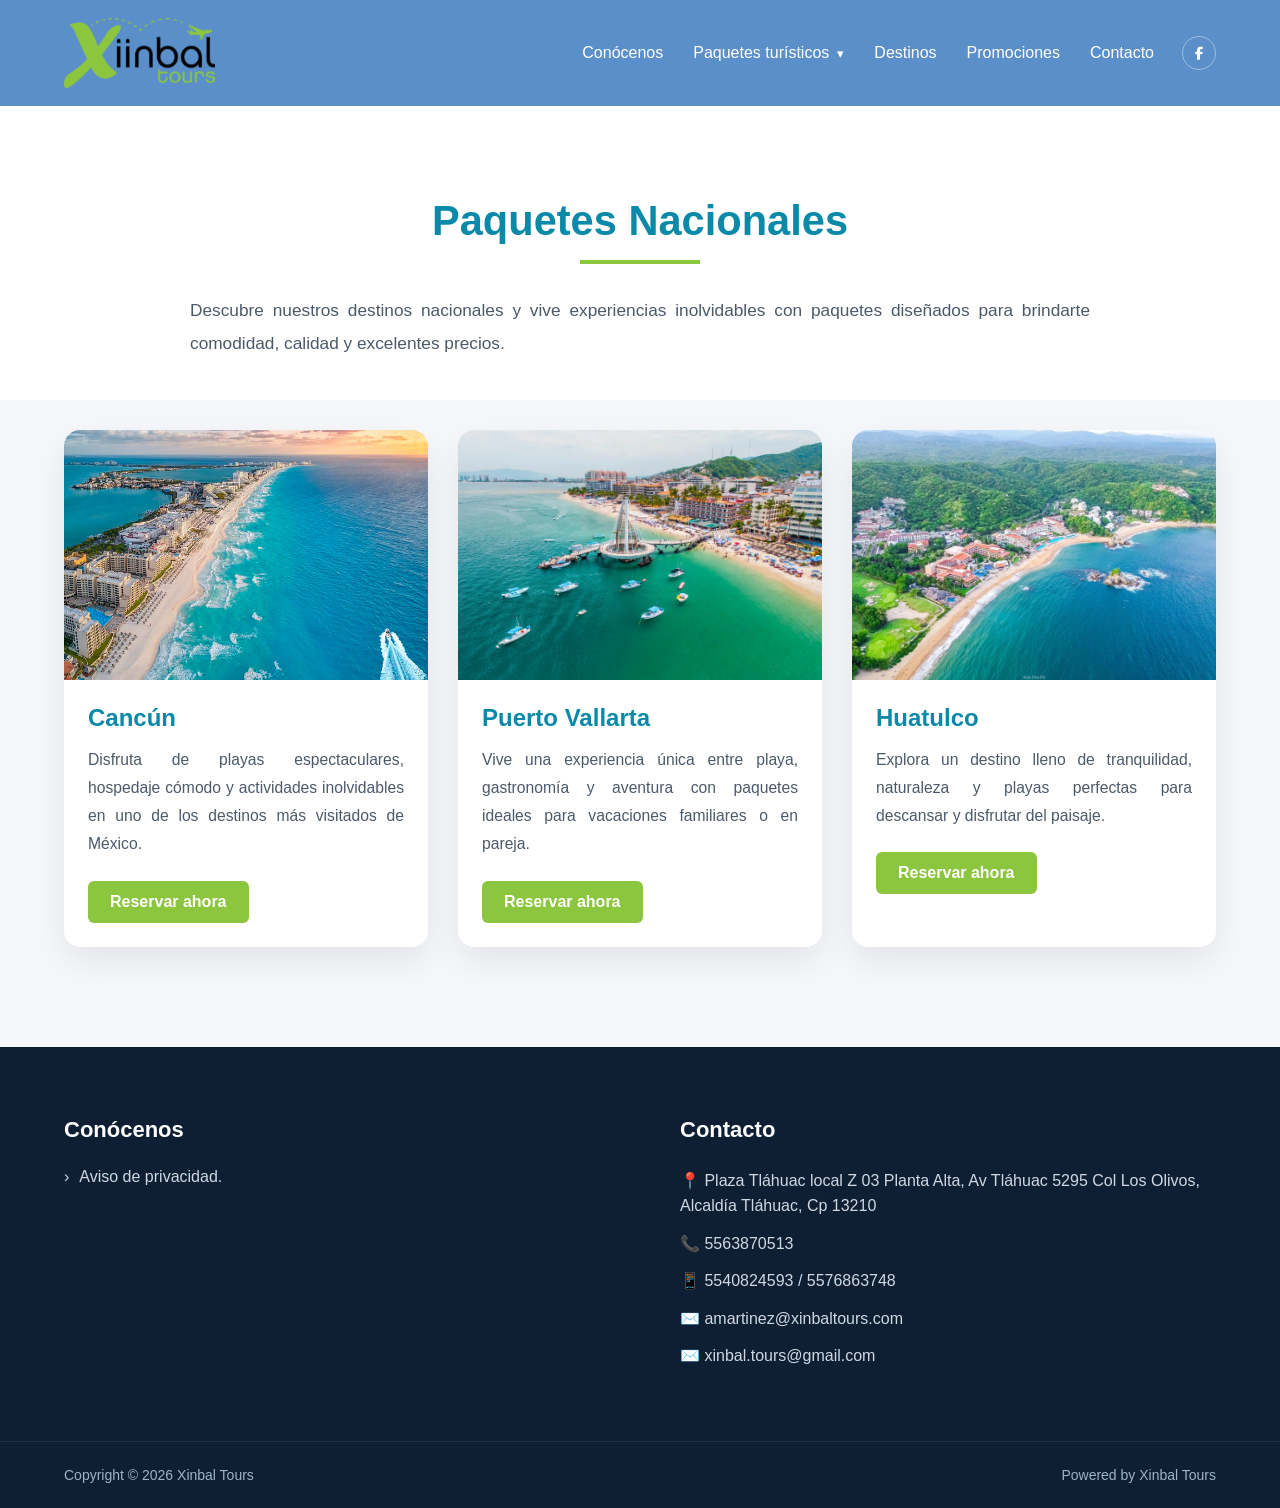
<file: views/paquetes.html>
<!DOCTYPE html>
<html lang="es">

<head>
    <meta charset="UTF-8" />
    <meta name="viewport" content="width=device-width, initial-scale=1.0" />
    <title>Paquetes Nacionales | Xiinbal Tours</title>
    <link rel="stylesheet" href="../css/styles.css" />
</head>

<body>

    <div id="header"></div>

    <main>
        <section class="packages-intro" id="nacionales">
            <div class="container">
                <div class="section-heading">
                    <h2>Paquetes Nacionales</h2>
                    <div class="section-line"></div>
                </div>

                <p class="packages-intro-text">
                    Descubre nuestros destinos nacionales y vive experiencias inolvidables
                    con paquetes diseñados para brindarte comodidad, calidad y excelentes precios.
                </p>
            </div>
        </section>

        <section class="packages-section">
            <div class="container packages-grid">

                <article class="package-card">
                    <div class="package-card-image">
                        <img src="../assets/img/cancun.webp" alt="Paquete Cancún">
                    </div>
                    <div class="package-card-body">
                        <h3>Cancún</h3>
                        <p>
                            Disfruta de playas espectaculares, hospedaje cómodo y actividades
                            inolvidables en uno de los destinos más visitados de México.
                        </p>
                        <a href="contacto.html" class="package-btn">Reservar ahora</a>
                    </div>
                </article>

                <article class="package-card">
                    <div class="package-card-image">
                        <img src="../assets/img/puertoVallarta.webp" alt="Paquete Puerto Vallarta">
                    </div>
                    <div class="package-card-body">
                        <h3>Puerto Vallarta</h3>
                        <p>
                            Vive una experiencia única entre playa, gastronomía y aventura
                            con paquetes ideales para vacaciones familiares o en pareja.
                        </p>
                        <a href="contacto.html" class="package-btn">Reservar ahora</a>
                    </div>
                </article>

                <article class="package-card">
                    <div class="package-card-image">
                        <img src="../assets/img/huatulco.jpg" alt="Paquete Huatulco">
                    </div>
                    <div class="package-card-body">
                        <h3>Huatulco</h3>
                        <p>
                            Explora un destino lleno de tranquilidad, naturaleza y playas
                            perfectas para descansar y disfrutar del paisaje.
                        </p>
                        <a href="contacto.html" class="package-btn">Reservar ahora</a>
                    </div>
                </article>

            </div>
        </section>
    </main>

    <div id="footer"></div>

    <script src="../js/partials.js"></script>
    <script src="../js/main.js"></script>
    <script src="../js/menu.js"></script>
</body>

</html>
</file>
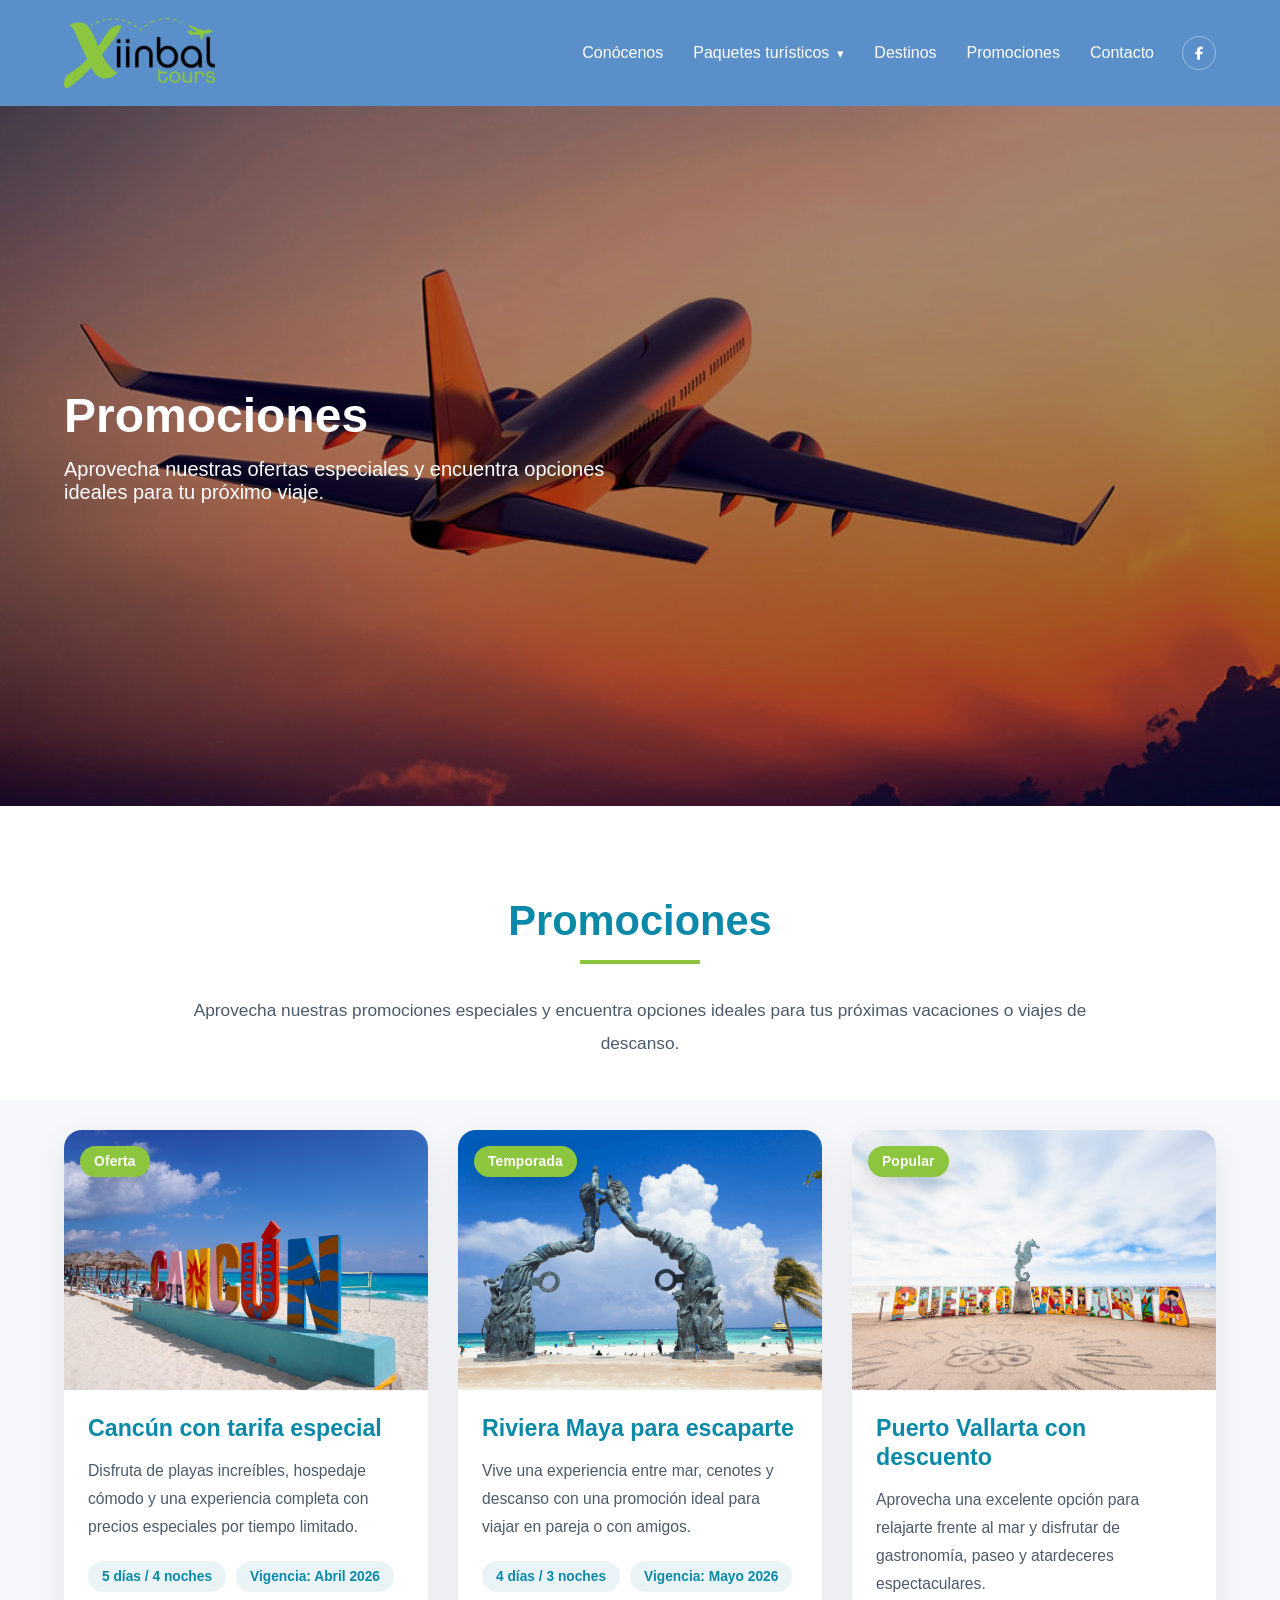
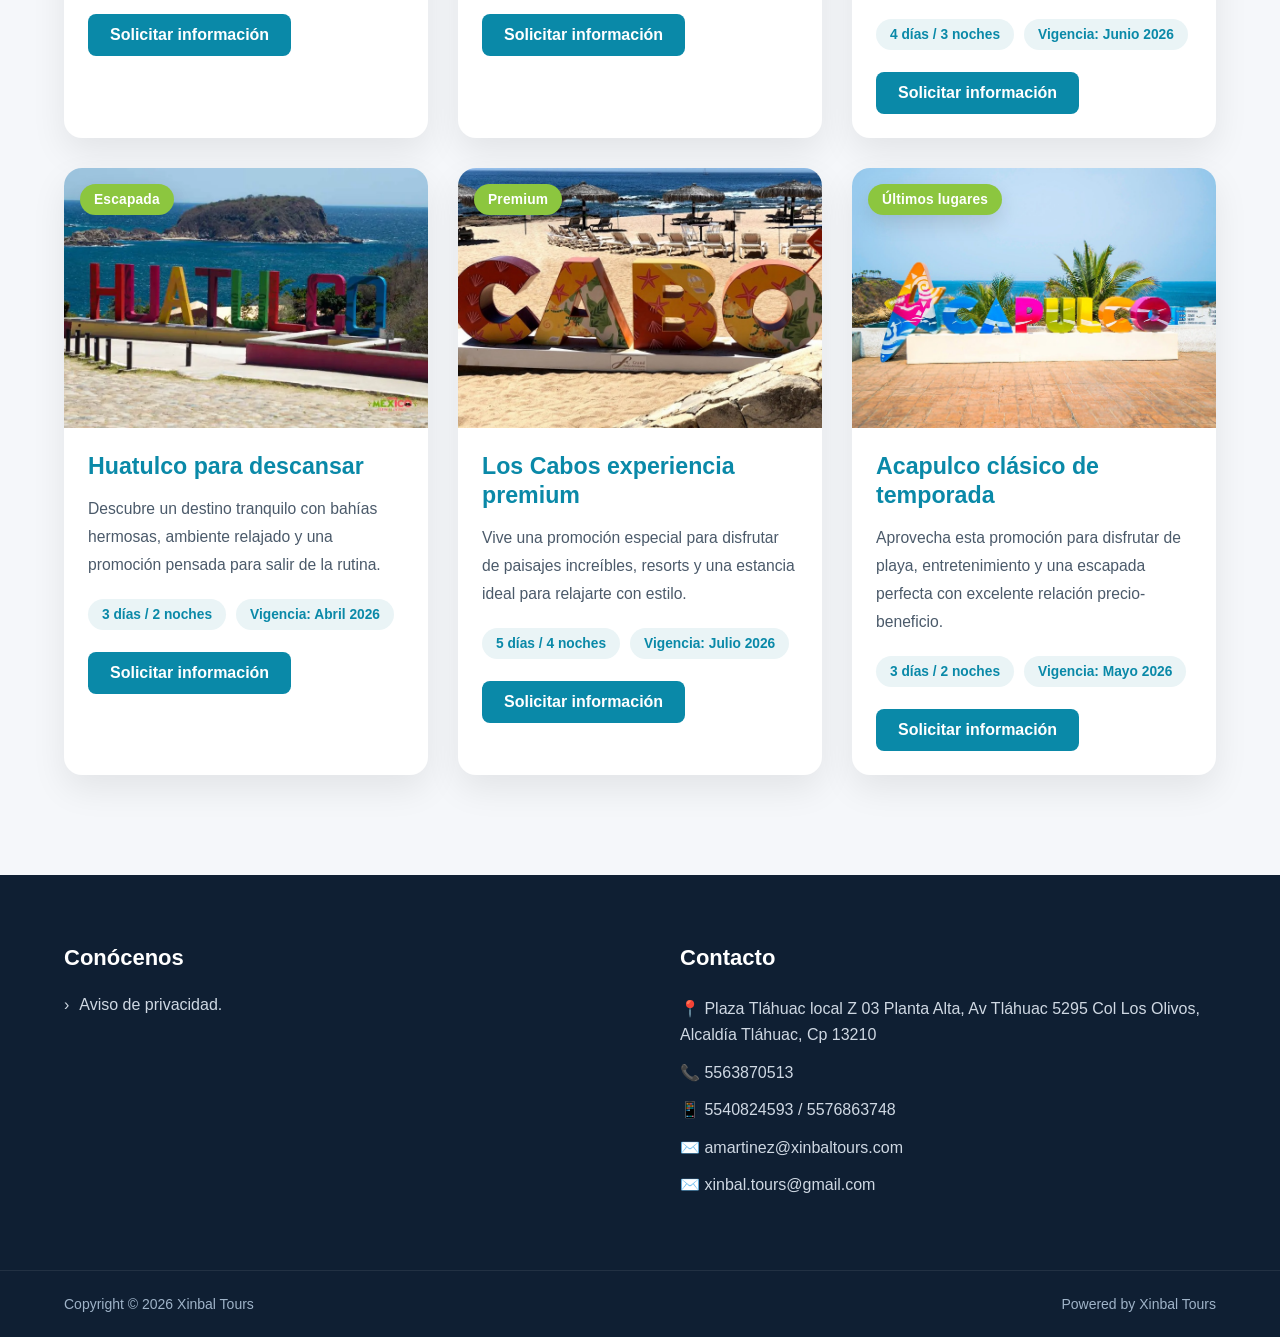
<file: views/promociones.html>
<!DOCTYPE html>
<html lang="es">

<head>
    <meta charset="UTF-8" />
    <meta name="viewport" content="width=device-width, initial-scale=1.0" />
    <title>Promociones | Xiinbal Tours</title>
    <link rel="stylesheet" href="../css/styles.css" />
</head>

<body>

    <div id="header"></div>

    <section class="hero" style="background-image: url('../assets/img/travel.jpg');">
        <div class="hero-overlay">
            <div class="container hero-content">
                <h1>Promociones</h1>
                <p>Aprovecha nuestras ofertas especiales y encuentra opciones ideales para tu próximo viaje.</p>
            </div>
        </div>
    </section>

    <section class="promotions-intro">
        <div class="container">
            <div class="section-heading">
                <h2>Promociones</h2>
                <div class="section-line"></div>
            </div>

            <p class="promotions-intro-text">
                Aprovecha nuestras promociones especiales y encuentra opciones ideales
                para tus próximas vacaciones o viajes de descanso.
            </p>
        </div>
    </section>

    <section class="promotions-section">
        <div class="container promotions-grid">

            <article class="promotion-card">
                <div class="promotion-image">
                    <img src="../assets/img/destinos/cancun1.jpg" alt="Promoción Cancún">
                    <span class="promotion-badge">Oferta</span>
                </div>

                <div class="promotion-content">
                    <h3>Cancún con tarifa especial</h3>
                    <p>
                        Disfruta de playas increíbles, hospedaje cómodo y una experiencia completa
                        con precios especiales por tiempo limitado.
                    </p>

                    <div class="promotion-meta">
                        <span>5 días / 4 noches</span>
                        <span>Vigencia: Abril 2026</span>
                    </div>

                    <a href="/views/contacto.html" class="promotion-btn">Solicitar información</a>
                </div>
            </article>

            <article class="promotion-card">
                <div class="promotion-image">
                    <img src="../assets/img/destinos/riveramaya1.png" alt="Promoción Riviera Maya">
                    <span class="promotion-badge">Temporada</span>
                </div>

                <div class="promotion-content">
                    <h3>Riviera Maya para escaparte</h3>
                    <p>
                        Vive una experiencia entre mar, cenotes y descanso con una promoción ideal
                        para viajar en pareja o con amigos.
                    </p>

                    <div class="promotion-meta">
                        <span>4 días / 3 noches</span>
                        <span>Vigencia: Mayo 2026</span>
                    </div>

                    <a href="/views/contacto.html" class="promotion-btn">Solicitar información</a>
                </div>
            </article>

            <article class="promotion-card">
                <div class="promotion-image">
                    <img src="../assets/img/destinos/puertoV1.jpg" alt="Promoción Puerto Vallarta">
                    <span class="promotion-badge">Popular</span>
                </div>

                <div class="promotion-content">
                    <h3>Puerto Vallarta con descuento</h3>
                    <p>
                        Aprovecha una excelente opción para relajarte frente al mar y disfrutar
                        de gastronomía, paseo y atardeceres espectaculares.
                    </p>

                    <div class="promotion-meta">
                        <span>4 días / 3 noches</span>
                        <span>Vigencia: Junio 2026</span>
                    </div>

                    <a href="/views/contacto.html" class="promotion-btn">Solicitar información</a>
                </div>
            </article>

            <article class="promotion-card">
                <div class="promotion-image">
                    <img src="../assets/img/destinos/huatulco1.png" alt="Promoción Huatulco">
                    <span class="promotion-badge">Escapada</span>
                </div>

                <div class="promotion-content">
                    <h3>Huatulco para descansar</h3>
                    <p>
                        Descubre un destino tranquilo con bahías hermosas, ambiente relajado
                        y una promoción pensada para salir de la rutina.
                    </p>

                    <div class="promotion-meta">
                        <span>3 días / 2 noches</span>
                        <span>Vigencia: Abril 2026</span>
                    </div>

                    <a href="/views/contacto.html" class="promotion-btn">Solicitar información</a>
                </div>
            </article>

            <article class="promotion-card">
                <div class="promotion-image">
                    <img src="../assets/img/destinos/loscabos1.jpg" alt="Promoción Los Cabos">
                    <span class="promotion-badge">Premium</span>
                </div>

                <div class="promotion-content">
                    <h3>Los Cabos experiencia premium</h3>
                    <p>
                        Vive una promoción especial para disfrutar de paisajes increíbles,
                        resorts y una estancia ideal para relajarte con estilo.
                    </p>

                    <div class="promotion-meta">
                        <span>5 días / 4 noches</span>
                        <span>Vigencia: Julio 2026</span>
                    </div>

                    <a href="/views/contacto.html" class="promotion-btn">Solicitar información</a>
                </div>
            </article>

            <article class="promotion-card">
                <div class="promotion-image">
                    <img src="../assets/img/destinos/acapulco1.jpg" alt="Promoción Acapulco">
                    <span class="promotion-badge">Últimos lugares</span>
                </div>

                <div class="promotion-content">
                    <h3>Acapulco clásico de temporada</h3>
                    <p>
                        Aprovecha esta promoción para disfrutar de playa, entretenimiento
                        y una escapada perfecta con excelente relación precio-beneficio.
                    </p>

                    <div class="promotion-meta">
                        <span>3 días / 2 noches</span>
                        <span>Vigencia: Mayo 2026</span>
                    </div>

                    <a href="/views/contacto.html" class="promotion-btn">Solicitar información</a>
                </div>
            </article>

        </div>
    </section>

    <div id="footer"></div>

    <script src="../js/partials.js"></script>
    <script src="../js/main.js"></script>
    <script src="../js/menu.js"></script>
</body>

</html>
</file>
<file: css/styles.css>
@import url('./base/reset.css');
@import url('./base/global.css');
@import url('./base/utilities.css');

@import url('./layout/header.css');
@import url('./layout/footer.css');

@import url('./sections/hero.css');
@import url('./sections/about.css');
@import url('./sections/reservation-banner.css');
@import url('./sections/payment-section.css');

@import url('./pages/conocenos.css');
@import url('./pages/paquetes.css');
@import url('./pages/paquetesinter.css');
@import url('./pages/destinos.css');
@import url('./pages/promociones.css');
@import url('./pages/contacto.css');

@import url('./responsive/responsive.css');
</file>
